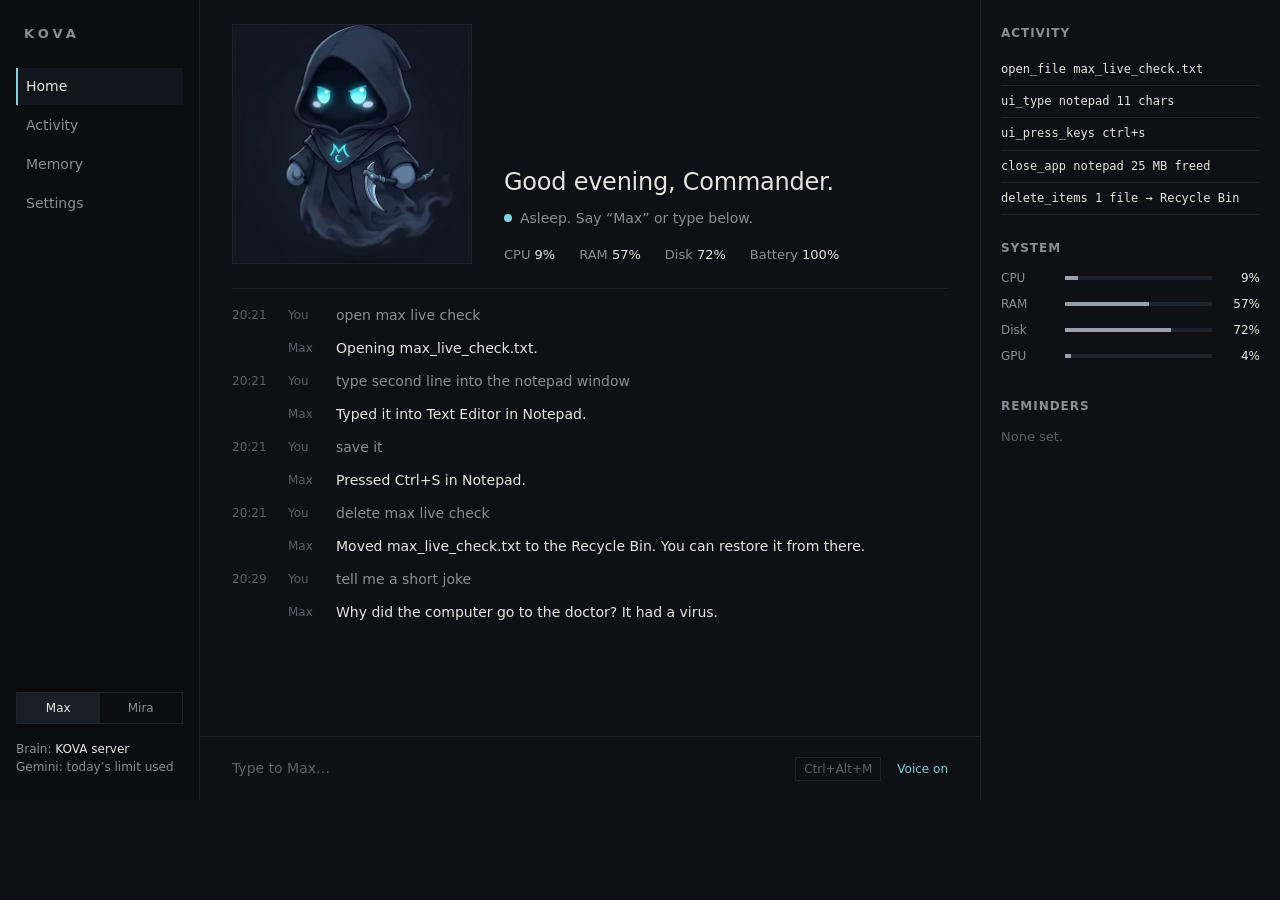
<file: design/mockup_v1/index.html>
<!doctype html>
<html lang="en">
<head>
<meta charset="utf-8">
<title>KOVA mockup v1</title>
<style>
  /* Mockup only: static, real lines from the 7 Nov live test. No glow, no gradients, no shadows. */
  :root {
    --bg: #0e1015;          /* page */
    --rail: #0b0d11;        /* left rail */
    --stage: #131722;       /* the Reaper video's own background, so the clip has no edge */
    --line: #1f232c;        /* 1px borders */
    --text: #e6e4df;        /* warm off-white, not pure white */
    --muted: #8a8d95;
    --faint: #5b5f69;
    --accent: #7fd3df;      /* the Reaper's eye colour, used in three places only */
    --warn: #e0a458;
  }
  * { box-sizing: border-box; margin: 0; padding: 0; }
  body {
    background: var(--bg); color: var(--text);
    font: 14px/1.5 "Segoe UI Variable Text", "Segoe UI", system-ui, sans-serif;
    width: 1280px; height: 800px; overflow: hidden;
    display: grid; grid-template-columns: 200px 1fr 300px; grid-template-rows: 1fr 64px;
  }

  /* left rail */
  .rail { grid-column: 1; grid-row: 1 / 3; background: var(--rail); border-right: 1px solid var(--line);
          padding: 24px 16px; display: flex; flex-direction: column; gap: 24px; }
  .mark { font-size: 13px; letter-spacing: .32em; font-weight: 600; color: var(--muted); padding-left: 8px; }
  .nav { list-style: none; display: flex; flex-direction: column; gap: 2px; }
  .nav li { padding: 8px; border-left: 2px solid transparent; color: var(--muted); }
  .nav li.on { border-left-color: var(--accent); color: var(--text); background: #12151b; }
  .rail .foot { margin-top: auto; display: flex; flex-direction: column; gap: 16px; font-size: 12px; color: var(--muted); }
  .persona { display: grid; grid-template-columns: 1fr 1fr; border: 1px solid var(--line); }
  .persona span { text-align: center; padding: 6px 0; }
  .persona .on { background: #1a1e27; color: var(--text); }
  .brain b { color: var(--text); font-weight: 500; }

  /* centre */
  main { grid-column: 2; grid-row: 1; padding: 24px 32px 0; display: flex; flex-direction: column; gap: 24px; min-height: 0; }
  .top { display: grid; grid-template-columns: 240px 1fr; gap: 32px; align-items: end; }
  .stage { width: 240px; height: 240px; background: var(--stage); border: 1px solid var(--line); overflow: hidden; }
  .stage video, .stage img { width: 100%; height: 100%; object-fit: cover; display: block; }
  .hello h1 { font-size: 24px; font-weight: 500; letter-spacing: -.01em; }
  .state { margin-top: 8px; color: var(--muted); display: flex; align-items: center; gap: 8px; }
  .dot { width: 8px; height: 8px; border-radius: 50%; background: var(--accent); }
  .facts { margin-top: 16px; display: flex; gap: 24px; font-size: 13px; color: var(--muted); }
  .facts b { color: var(--text); font-weight: 500; font-variant-numeric: tabular-nums; }

  .log { flex: 1; min-height: 0; border-top: 1px solid var(--line); padding-top: 16px; overflow: hidden;
         display: flex; flex-direction: column; gap: 12px; }
  .row { display: grid; grid-template-columns: 48px 40px 1fr; gap: 8px; }
  .row time { color: var(--faint); font-size: 12px; font-variant-numeric: tabular-nums; padding-top: 1px; }
  .row .who { color: var(--faint); font-size: 12px; padding-top: 1px; }
  .row.max .text { color: var(--text); }
  .row.you .text { color: var(--muted); }
  .row .fail { color: var(--warn); }

  /* right column */
  aside { grid-column: 3; grid-row: 1 / 3; border-left: 1px solid var(--line); padding: 24px 20px; display: flex; flex-direction: column; gap: 24px; }
  aside h2 { font-size: 12px; font-weight: 600; color: var(--muted); letter-spacing: .08em; text-transform: uppercase; margin-bottom: 12px; }
  .act { list-style: none; font: 12px/1.6 "Cascadia Mono", Consolas, monospace; color: var(--muted); }
  .act li { padding: 6px 0; border-bottom: 1px solid var(--line); }
  .act .ok { color: var(--text); }
  .meter { display: grid; grid-template-columns: 56px 1fr 40px; gap: 8px; align-items: center; font-size: 12px; color: var(--muted); margin-bottom: 8px; }
  .bar { height: 4px; background: var(--line); }
  .bar i { display: block; height: 100%; background: #9aa0aa; }
  .meter b { text-align: right; color: var(--text); font-weight: 500; font-variant-numeric: tabular-nums; }

  /* input */
  .ask { grid-column: 2; grid-row: 2; border-top: 1px solid var(--line); display: flex; align-items: center; gap: 16px; padding: 0 32px; }
  .ask .field { flex: 1; color: var(--faint); }
  .ask .key { font-size: 12px; color: var(--faint); border: 1px solid var(--line); padding: 2px 8px; }
  .ask .voice { font-size: 12px; color: var(--accent); }
</style>
</head>
<body>
  <nav class="rail">
    <div class="mark">KOVA</div>
    <ul class="nav">
      <li class="on">Home</li><li>Activity</li><li>Memory</li><li>Settings</li>
    </ul>
    <div class="foot">
      <div class="persona"><span class="on">Max</span><span>Mira</span></div>
      <div class="brain">Brain: <b>KOVA server</b><br>Gemini: today’s limit used</div>
    </div>
  </nav>

  <main>
    <section class="top">
      <div class="stage"><video src="reaper_idle.mp4" poster="reaper_poster.jpg" autoplay loop muted playsinline></video></div>
      <div class="hello">
        <h1>Good evening, Commander.</h1>
        <div class="state"><span class="dot"></span>Asleep. Say “Max” or type below.</div>
        <div class="facts"><span>CPU <b>9%</b></span><span>RAM <b>57%</b></span><span>Disk <b>72%</b></span><span>Battery <b>100%</b></span></div>
      </div>
    </section>

    <section class="log">
      <div class="row you"><time>20:21</time><span class="who">You</span><span class="text">open max live check</span></div>
      <div class="row max"><time></time><span class="who">Max</span><span class="text">Opening max_live_check.txt.</span></div>
      <div class="row you"><time>20:21</time><span class="who">You</span><span class="text">type second line into the notepad window</span></div>
      <div class="row max"><time></time><span class="who">Max</span><span class="text">Typed it into Text Editor in Notepad.</span></div>
      <div class="row you"><time>20:21</time><span class="who">You</span><span class="text">save it</span></div>
      <div class="row max"><time></time><span class="who">Max</span><span class="text">Pressed Ctrl+S in Notepad.</span></div>
      <div class="row you"><time>20:21</time><span class="who">You</span><span class="text">delete max live check</span></div>
      <div class="row max"><time></time><span class="who">Max</span><span class="text">Moved max_live_check.txt to the Recycle Bin. You can restore it from there.</span></div>
      <div class="row you"><time>20:29</time><span class="who">You</span><span class="text">tell me a short joke</span></div>
      <div class="row max"><time></time><span class="who">Max</span><span class="text">Why did the computer go to the doctor? It had a virus.</span></div>
    </section>
  </main>

  <aside>
    <div>
      <h2>Activity</h2>
      <ul class="act">
        <li class="ok">open_file  max_live_check.txt</li>
        <li class="ok">ui_type  notepad  11 chars</li>
        <li class="ok">ui_press_keys  ctrl+s</li>
        <li class="ok">close_app  notepad  25 MB freed</li>
        <li class="ok">delete_items  1 file → Recycle Bin</li>
      </ul>
    </div>
    <div>
      <h2>System</h2>
      <div class="meter"><span>CPU</span><span class="bar"><i style="width:9%"></i></span><b>9%</b></div>
      <div class="meter"><span>RAM</span><span class="bar"><i style="width:57%"></i></span><b>57%</b></div>
      <div class="meter"><span>Disk</span><span class="bar"><i style="width:72%"></i></span><b>72%</b></div>
      <div class="meter"><span>GPU</span><span class="bar"><i style="width:4%"></i></span><b>4%</b></div>
    </div>
    <div>
      <h2>Reminders</h2>
      <p style="color:var(--faint);font-size:13px">None set.</p>
    </div>
  </aside>

  <div class="ask">
    <span class="field">Type to Max…</span>
    <span class="key">Ctrl+Alt+M</span>
    <span class="voice">Voice on</span>
  </div>
</body>
</html>
</file>
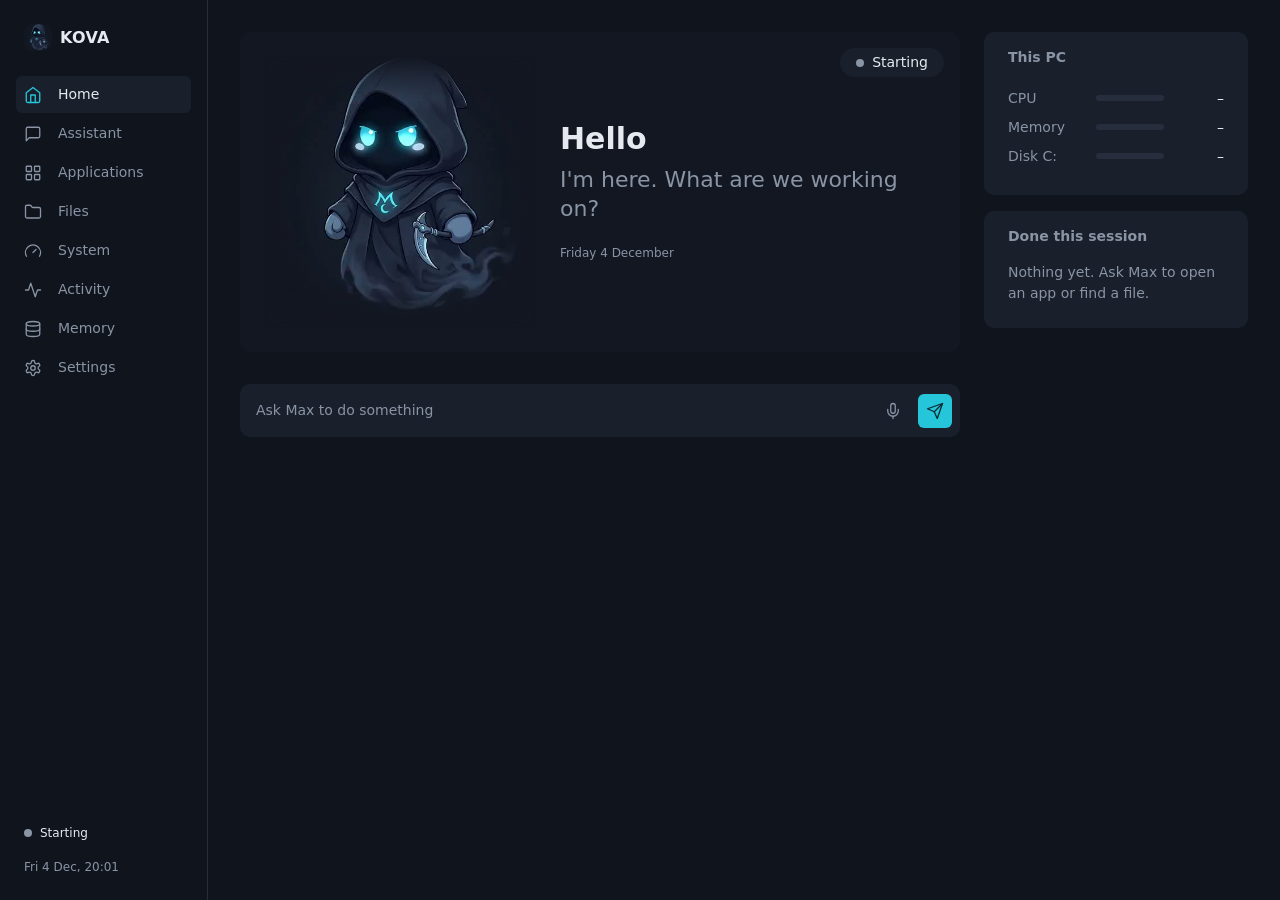
<file: ui/web/index.html>
<!DOCTYPE html>
<html lang="en">
<head>
<meta charset="utf-8">
<meta name="viewport" content="width=device-width, initial-scale=1">
<title>KOVA</title>
<link rel="icon" href="assets/reaper_icon.png">
<link rel="stylesheet" href="style.css">
<script defer src="app.js"></script>
</head>
<body>

<!-- Lucide icons (ISC licence), stored here so nothing loads from the network -->
<svg width="0" height="0" style="position:absolute" aria-hidden="true">
  <defs>
    <symbol id="i-home" viewBox="0 0 24 24"><path d="m3 9 9-7 9 7v11a2 2 0 0 1-2 2H5a2 2 0 0 1-2-2z"/><polyline points="9 22 9 12 15 12 15 22"/></symbol>
    <symbol id="i-message" viewBox="0 0 24 24"><path d="M21 15a2 2 0 0 1-2 2H7l-4 4V5a2 2 0 0 1 2-2h14a2 2 0 0 1 2 2z"/></symbol>
    <symbol id="i-grid" viewBox="0 0 24 24"><rect x="3" y="3" width="7" height="7" rx="1"/><rect x="14" y="3" width="7" height="7" rx="1"/><rect x="14" y="14" width="7" height="7" rx="1"/><rect x="3" y="14" width="7" height="7" rx="1"/></symbol>
    <symbol id="i-folder" viewBox="0 0 24 24"><path d="M20 20a2 2 0 0 0 2-2V8a2 2 0 0 0-2-2h-7.9a2 2 0 0 1-1.69-.9L9.6 3.9A2 2 0 0 0 7.93 3H4a2 2 0 0 0-2 2v13a2 2 0 0 0 2 2Z"/></symbol>
    <symbol id="i-gauge" viewBox="0 0 24 24"><path d="m12 14 4-4"/><path d="M3.34 19a10 10 0 1 1 17.32 0"/></symbol>
    <symbol id="i-activity" viewBox="0 0 24 24"><polyline points="22 12 18 12 15 21 9 3 6 12 2 12"/></symbol>
    <symbol id="i-database" viewBox="0 0 24 24"><ellipse cx="12" cy="5" rx="9" ry="3"/><path d="M3 5v14a9 3 0 0 0 18 0V5"/><path d="M3 12a9 3 0 0 0 18 0"/></symbol>
    <symbol id="i-settings" viewBox="0 0 24 24"><path d="M12.22 2h-.44a2 2 0 0 0-2 2v.18a2 2 0 0 1-1 1.73l-.43.25a2 2 0 0 1-2 0l-.15-.08a2 2 0 0 0-2.73.73l-.22.38a2 2 0 0 0 .73 2.73l.15.1a2 2 0 0 1 1 1.72v.51a2 2 0 0 1-1 1.74l-.15.09a2 2 0 0 0-.73 2.73l.22.38a2 2 0 0 0 2.73.73l.15-.08a2 2 0 0 1 2 0l.43.25a2 2 0 0 1 1 1.73V20a2 2 0 0 0 2 2h.44a2 2 0 0 0 2-2v-.18a2 2 0 0 1 1-1.73l.43-.25a2 2 0 0 1 2 0l.15.08a2 2 0 0 0 2.73-.73l.22-.39a2 2 0 0 0-.73-2.73l-.15-.08a2 2 0 0 1-1-1.74v-.5a2 2 0 0 1 1-1.74l.15-.09a2 2 0 0 0 .73-2.73l-.22-.38a2 2 0 0 0-2.73-.73l-.15.08a2 2 0 0 1-2 0l-.43-.25a2 2 0 0 1-1-1.73V4a2 2 0 0 0-2-2z"/><circle cx="12" cy="12" r="3"/></symbol>
    <symbol id="i-mic" viewBox="0 0 24 24"><path d="M12 2a3 3 0 0 0-3 3v7a3 3 0 0 0 6 0V5a3 3 0 0 0-3-3Z"/><path d="M19 10v2a7 7 0 0 1-14 0v-2"/><line x1="12" x2="12" y1="19" y2="22"/></symbol>
    <symbol id="i-send" viewBox="0 0 24 24"><path d="m22 2-7 20-4-9-9-4Z"/><path d="M22 2 11 13"/></symbol>
    <symbol id="i-refresh" viewBox="0 0 24 24"><path d="M21 12a9 9 0 1 1-9-9c2.52 0 4.93 1 6.74 2.74L21 8"/><path d="M21 3v5h-5"/></symbol>
    <symbol id="i-x" viewBox="0 0 24 24"><path d="M18 6 6 18"/><path d="m6 6 12 12"/></symbol>
  </defs>
</svg>

<div class="app">

  <nav class="rail" id="sidebar" aria-label="KOVA">
    <div class="brand">
      <img class="brand-mark" src="assets/reaper_icon.png" alt="" width="28" height="28">
      <span class="brand-name">KOVA</span>
    </div>

    <div class="nav" id="nav">
      <button class="nav-item is-active" data-page="home" type="button"><svg class="icon"><use href="#i-home"/></svg><span>Home</span></button>
      <button class="nav-item" data-page="assistant" type="button"><svg class="icon"><use href="#i-message"/></svg><span>Assistant</span></button>
      <button class="nav-item" data-page="apps" type="button"><svg class="icon"><use href="#i-grid"/></svg><span>Applications</span></button>
      <button class="nav-item" data-page="files" type="button"><svg class="icon"><use href="#i-folder"/></svg><span>Files</span></button>
      <button class="nav-item" data-page="system" type="button"><svg class="icon"><use href="#i-gauge"/></svg><span>System</span></button>
      <button class="nav-item" data-page="activity" type="button"><svg class="icon"><use href="#i-activity"/></svg><span>Activity</span></button>
      <button class="nav-item" data-page="memory" type="button"><svg class="icon"><use href="#i-database"/></svg><span>Memory</span></button>
      <button class="nav-item" data-page="settings" type="button"><svg class="icon"><use href="#i-settings"/></svg><span>Settings</span></button>
    </div>

    <div class="rail-foot">
      <div class="status" id="status"><span class="status-dot" id="status-dot"></span><span class="status-text" id="status-text">Starting</span></div>
      <div class="brain" id="brain"></div>
      <div class="clock" id="clock"></div>
    </div>
  </nav>

  <main class="pages">

    <!-- Home: who is here and what is happening now -->
    <section class="page is-active" id="page-home" aria-labelledby="greeting">
      <div class="home-layout">
        <div class="home-main">
          <div class="home-stage">
            <p class="home-state" id="home-state">Starting</p>
            <figure class="companion" id="companion" data-state="idle">
              <video id="companion-video" src="assets/reaper_idle.mp4" poster="assets/reaper_poster.jpg"
                     muted loop playsinline preload="metadata"></video>
              <span class="level" aria-hidden="true"><i></i><i></i><i></i></span>
            </figure>
            <div class="home-words">
              <h1 class="greeting" id="greeting">Hello</h1>
              <p class="home-line" id="home-line">I'm here. What are we working on?</p>
              <p class="home-date" id="home-date"></p>
            </div>
          </div>

          <div class="quick" id="quick"></div>

          <div class="askbar home-ask">
            <input id="home-input" class="ask-input" type="text" autocomplete="off" spellcheck="false" placeholder="Ask Max to do something">
            <button id="home-mic" class="icon-btn" type="button" title="Listen once (Ctrl+Alt+M)" aria-label="Listen once"><svg class="icon"><use href="#i-mic"/></svg></button>
            <button id="home-send" class="icon-btn is-primary" type="button" title="Send" aria-label="Send"><svg class="icon"><use href="#i-send"/></svg></button>
          </div>
        </div>

        <aside class="home-side">
          <section class="panel" aria-labelledby="home-sys-title">
            <h2 class="panel-title" id="home-sys-title">This PC</h2>
            <div class="meter"><span class="meter-name">CPU</span><span class="meter-bar"><i id="meter-cpu"></i></span><span class="meter-value" id="meter-cpu-value">–</span></div>
            <div class="meter"><span class="meter-name">Memory</span><span class="meter-bar"><i id="meter-ram"></i></span><span class="meter-value" id="meter-ram-value">–</span></div>
            <div class="meter"><span class="meter-name">Disk C:</span><span class="meter-bar"><i id="meter-disk"></i></span><span class="meter-value" id="meter-disk-value">–</span></div>
          </section>
          <section class="panel" aria-labelledby="home-recent-title">
            <h2 class="panel-title" id="home-recent-title">Done this session</h2>
            <ol class="recent" id="recent"><li class="empty">Nothing yet. Ask Max to open an app or find a file.</li></ol>
          </section>
        </aside>
      </div>
    </section>

    <!-- Assistant: the conversation -->
    <section class="page" id="page-assistant" aria-labelledby="assistant-title">
      <header class="page-head"><h1 class="page-title" id="assistant-title">Assistant</h1><span class="page-note" id="assistant-note"></span></header>
      <div class="chat" id="chat-log" aria-live="polite"><p class="empty" id="chat-empty">Your recent conversation stays on this PC. Type below, or say the wake word.</p></div>
      <div class="askbar">
        <input id="ask-input" class="ask-input" type="text" autocomplete="off" spellcheck="false" placeholder="Message Max">
        <button id="ask-mic" class="icon-btn" type="button" title="Listen once (Ctrl+Alt+M)" aria-label="Listen once"><svg class="icon"><use href="#i-mic"/></svg></button>
        <button id="ask-send" class="icon-btn is-primary" type="button" title="Send" aria-label="Send"><svg class="icon"><use href="#i-send"/></svg></button>
      </div>
    </section>

    <section class="page" id="page-apps" aria-labelledby="apps-title">
      <header class="page-head"><h1 class="page-title" id="apps-title">Applications</h1><button id="apps-refresh" class="icon-btn" type="button" title="Refresh" aria-label="Refresh"><svg class="icon"><use href="#i-refresh"/></svg></button></header>
      <div class="screen-tools"><input id="apps-search" class="settings-input" type="search" autocomplete="off" placeholder="Search installed apps"><span id="apps-count" class="page-note"></span></div>
      <p id="apps-status" class="screen-status" role="status"></p>
      <div class="data-list" id="apps-list"></div>
    </section>
    <section class="page" id="page-files" aria-labelledby="files-title">
      <header class="page-head"><h1 class="page-title" id="files-title">Files</h1><button id="files-refresh" class="icon-btn" type="button" title="Refresh" aria-label="Refresh"><svg class="icon"><use href="#i-refresh"/></svg></button></header>
      <div class="screen-tools"><select id="files-folder" class="settings-input" aria-label="Choose a folder"></select><button id="files-up" class="dialog-btn" type="button" disabled>Up</button><input id="files-search" class="settings-input" type="search" autocomplete="off" placeholder="Search inside this folder"><button id="files-search-button" class="dialog-btn" type="button">Search</button></div>
      <p id="files-location" class="data-meta"></p>
      <p id="files-status" class="screen-status" role="status"></p>
      <div class="data-list" id="files-list"></div>
    </section>
    <section class="page" id="page-system" aria-labelledby="system-title">
      <header class="page-head"><h1 class="page-title" id="system-title">System</h1><span class="page-note" id="system-updated"></span></header>
      <div id="system-status" class="system-grid"></div>
      <section class="panel process-panel"><h2 class="panel-title">Top memory use</h2><div id="system-processes" class="data-list"></div></section>
    </section>

    <section class="page" id="page-activity" aria-labelledby="activity-title">
      <header class="page-head"><h1 class="page-title" id="activity-title">Activity</h1><button id="activity-refresh" class="icon-btn" type="button" title="Refresh" aria-label="Refresh"><svg class="icon"><use href="#i-refresh"/></svg></button></header>
      <p class="page-note">Recent actions from KOVA's local log.</p>
      <p id="activity-status" class="screen-status" role="status"></p>
      <div class="data-list" id="activity-list" aria-live="polite"></div>
    </section>

    <section class="page" id="page-memory" aria-labelledby="memory-title">
      <header class="page-head">
        <h1 class="page-title" id="memory-title">Memory</h1>
        <button id="memory-refresh" class="icon-btn" type="button" title="Refresh" aria-label="Refresh"><svg class="icon"><use href="#i-refresh"/></svg></button>
      </header>
      <p class="page-note memory-explain">Facts you told Max to remember, kept on this PC only. Forgetting one asks first.</p>
      <div class="memory-list" id="memory-list"></div>
    </section>

    <section class="page" id="page-settings" aria-labelledby="settings-title">
      <header class="page-head"><h1 class="page-title" id="settings-title">Settings</h1></header>
      <div class="settings-form" id="settings-form"></div>
      <p class="settings-status" id="settings-status" role="status"></p>
    </section>

  </main>
</div>

<div id="screen-result" class="screen-result" role="status" aria-live="polite"></div>

<!-- the first start without a Gemini key: shown once -->
<div class="overlay" id="welcome" hidden>
  <div class="dialog welcome" role="dialog" aria-modal="true" aria-labelledby="welcome-title">
    <img class="welcome-mark" src="assets/reaper_icon.png" alt="" width="56" height="56">
    <h2 class="welcome-title" id="welcome-title">Welcome to KOVA</h2>
    <p class="page-note">Your assistant on this PC. Opening apps, files, windows, reminders and system checks work right away, without any account.</p>
    <div class="welcome-row"><span>Who do you want to talk to?</span><span id="welcome-persona"></span></div>
    <label class="welcome-label" for="welcome-key">Gemini API key, for questions and longer tasks (optional)</label>
    <input id="welcome-key" class="settings-input welcome-key" type="password" autocomplete="off" placeholder="Paste key, or skip">
    <p class="page-note">Free from aistudio.google.com. It stays in config.json on this PC and is never shown again. You can add it later in Settings.</p>
    <p class="welcome-note" id="welcome-note" role="status"></p>
    <div class="dialog-actions">
      <button class="dialog-btn" id="welcome-skip" type="button">Skip for now</button>
      <button class="dialog-btn is-accent" id="welcome-start" type="button">Start</button>
    </div>
  </div>
</div>

<!-- the approval sheet: one at a time, one token at a time -->
<div class="overlay" id="overlay" hidden>
  <div class="dialog" role="dialog" aria-modal="true" aria-labelledby="dialog-question">
    <div class="dialog-head">
      <span class="dialog-kind" id="dialog-kind">Approval</span>
      <button class="icon-btn" id="dialog-x" type="button" title="Close" aria-label="Close"><svg class="icon"><use href="#i-x"/></svg></button>
    </div>
    <p class="dialog-question" id="dialog-question"></p>
    <input id="dialog-input" class="ask-input dialog-input" type="text" autocomplete="off" hidden>
    <div class="dialog-actions" id="dialog-actions"></div>
  </div>
</div>
</body>
</html>
</file>
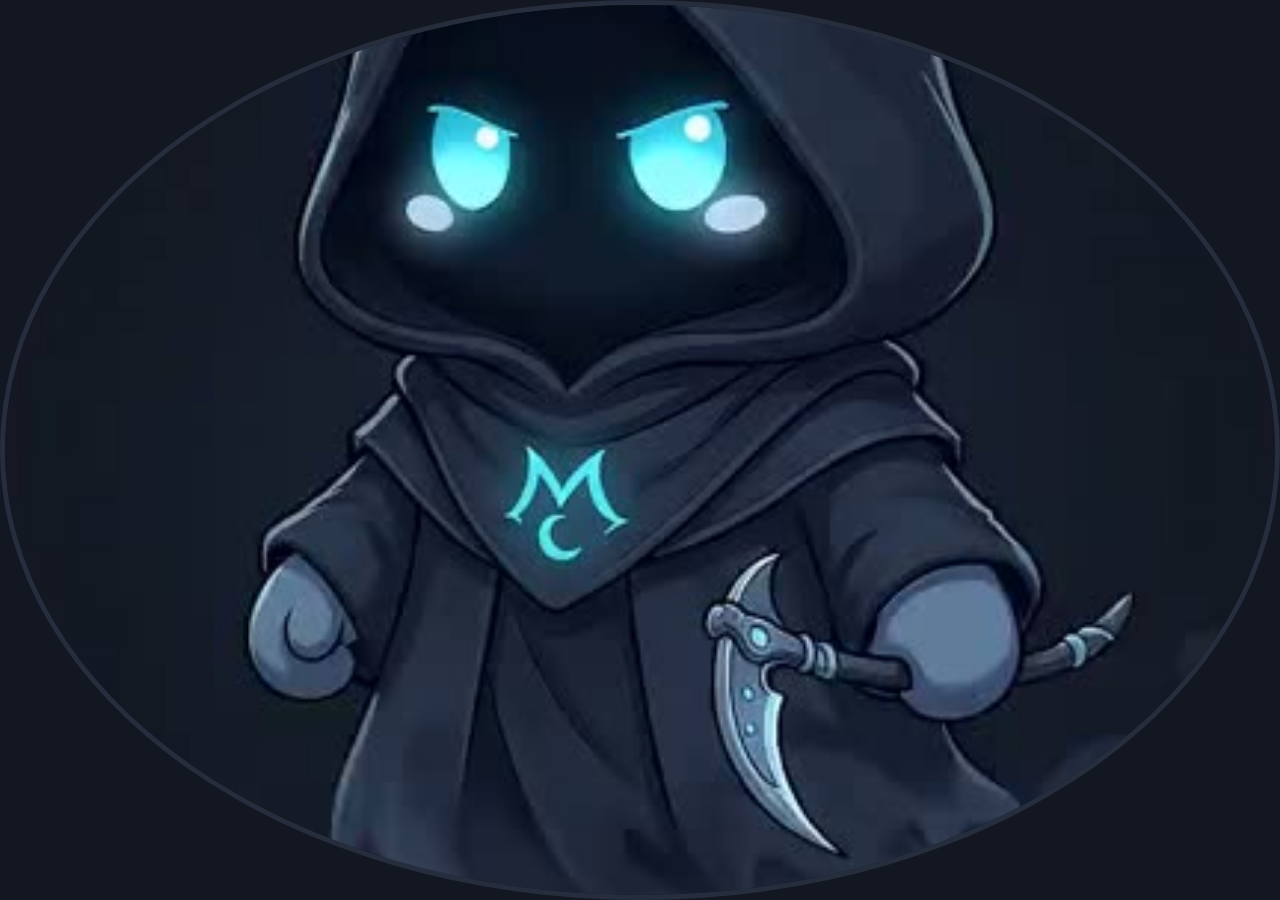
<file: ui/web/pet.html>
<!DOCTYPE html>
<html lang="en">
<head>
<meta charset="utf-8">
<title>KOVA companion</title>
<style>
  :root { --stage: #131722; --accent: #26c6da; --warning: #e8b45b; --danger: #ed6472; --idle: #262e3d; }
  html, body { height: 100%; margin: 0; overflow: hidden; background: var(--stage); user-select: none; cursor: default; }
  .disc { box-sizing: border-box; width: 100%; height: 100%; border-radius: 50%; border: 5px solid var(--idle);
          overflow: hidden; position: relative; transition: border-color .2s ease; }
  .disc video { width: 100%; height: 100%; object-fit: cover; display: block; transform: scale(1.12); pointer-events: none; }
  .disc.is-listening, .disc.is-speaking { border-color: var(--accent); }
  .disc.is-thinking, .disc.is-working, .disc.is-approval { border-color: var(--warning); }
  .disc.is-error { border-color: var(--danger); }
  .disc.is-asleep video, .disc.is-muted video { opacity: .55; }
  /* the app's moments, never invented: listening breathes, thinking slows, a done job pops */
  .disc.is-listening { animation: breathe 1.6s ease-in-out infinite; }
  .disc.is-thinking video { animation: sway 2.4s ease-in-out infinite; }
  .disc.is-working video { animation: sway 1.2s ease-in-out infinite; }
  .disc.pop video { transform: scale(1.2); transition: transform .25s ease; }
  .disc.oops { border-color: var(--danger); }
  @keyframes breathe { 0%, 100% { border-color: var(--accent); } 50% { border-color: #1b7f8c; } }
  @keyframes sway { 0%, 100% { transform: scale(1.12) rotate(-3deg); } 50% { transform: scale(1.12) rotate(3deg); } }
  .level { position: absolute; left: 0; right: 0; bottom: 18px; height: 14px; display: none; justify-content: center; align-items: flex-end; gap: 4px; }
  .disc.is-speaking .level { display: flex; }
  .level i { width: 4px; height: 100%; background: var(--accent); border-radius: 2px; transform-origin: bottom; animation: level .9s ease infinite alternate; }
  .level i:nth-child(2) { animation-duration: .65s; }
  .level i:nth-child(3) { animation-duration: 1.1s; }
  @keyframes level { from { transform: scaleY(.25); } to { transform: scaleY(1); } }
  @media (prefers-reduced-motion: reduce) { .level i, .disc, .disc video { animation: none !important; } }
</style>
</head>
<body>
<div class="disc is-idle" id="disc" title="Double-click to open KOVA">
  <video id="v" src="assets/reaper_idle.mp4" poster="assets/reaper_poster.jpg" muted loop playsinline autoplay></video>
  <span class="level" aria-hidden="true"><i></i><i></i><i></i></span>
</div>
<script>
  const disc = document.getElementById("disc");
  const video = document.getElementById("v");
  let flash = null;
  window.kovaPill = function (event) {
    if (event.t === "done") {
      // a finished job: a quick pop when it worked, a red ring when it didn't
      const mark = event.success ? "pop" : "oops";
      disc.classList.add(mark);
      clearTimeout(flash);
      flash = setTimeout(function () { disc.classList.remove("pop", "oops"); }, event.success ? 600 : 2000);
      return;
    }
    if (event.t !== "state") { return; }
    disc.classList.remove("is-idle", "is-listening", "is-speaking", "is-thinking", "is-working",
                          "is-approval", "is-error", "is-asleep", "is-muted");
    disc.classList.add("is-" + (event.tone || "idle"));
    const still = event.state === "asleep" || event.state === "muted" || event.state === "error";
    if (still) { video.pause(); }
    else { video.playbackRate = event.state === "thinking" ? 0.6 : 1; const p = video.play(); if (p && p.catch) { p.catch(function () {}); } }
  };
  document.addEventListener("visibilitychange", function () {
    if (document.hidden) { video.pause(); } else if (!disc.classList.contains("is-asleep")) { video.play().catch(function () {}); }
  });
  disc.addEventListener("dblclick", function () {
    if (window.pywebview && pywebview.api) { pywebview.api.expand(); }
  });
</script>
</body>
</html>
</file>
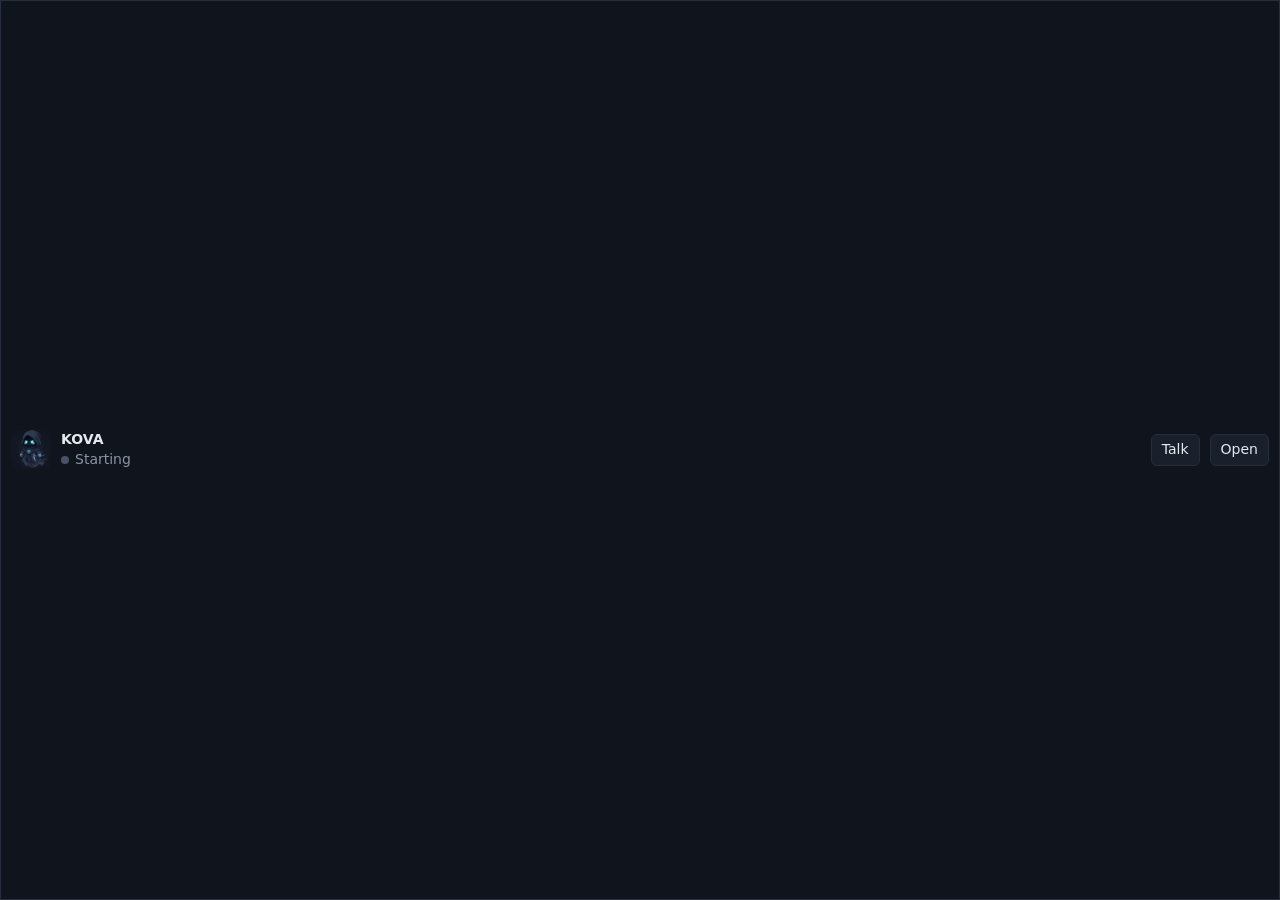
<file: ui/web/pill.html>
<!DOCTYPE html>
<html lang="en">
<head>
<meta charset="utf-8">
<title>KOVA</title>
<style>
  :root { --bg: #10141d; --surface: #191f2b; --line: #262e3d; --accent: #26c6da; --text: #e6eaf0; --text-2: #8994a5;
          --warning: #e8b45b; --danger: #ed6472; --font: "Segoe UI Variable Text", "Segoe UI", system-ui, sans-serif; }
  html, body { height: 100%; margin: 0; overflow: hidden; }
  body { background: var(--bg); color: var(--text); font: 14px/1.4 var(--font); }
  .pill { box-sizing: border-box; height: 100%; display: flex; align-items: center; gap: 10px; padding: 0 10px;
          border: 1px solid var(--line); }
  .mark { width: 40px; height: 40px; border-radius: 8px; background: #131722; flex: none; }
  .words { min-width: 0; flex: 1; }
  .name { font-weight: 600; }
  .state { color: var(--text-2); white-space: nowrap; overflow: hidden; text-overflow: ellipsis; display: flex; align-items: center; gap: 6px; }
  .state::before { content: ""; width: 8px; height: 8px; border-radius: 50%; background: #4a5366; flex: none; }
  .state.is-listening::before, .state.is-speaking::before { background: var(--accent); }
  .state.is-thinking::before, .state.is-working::before, .state.is-approval::before { background: var(--warning); }
  .state.is-error::before { background: var(--danger); }
  button { font: inherit; color: var(--text); background: var(--surface); border: 1px solid var(--line); border-radius: 6px;
           height: 32px; padding: 0 10px; cursor: pointer; }
  button:hover { border-color: var(--accent); }
  button:focus-visible { outline: 2px solid var(--accent); outline-offset: 2px; }
</style>
</head>
<body>
<div class="pill">
  <img class="mark" src="assets/reaper_icon.png" alt="" width="40" height="40">
  <div class="words"><div class="name" id="name">KOVA</div><div class="state" id="state">Starting</div></div>
  <button id="talk" type="button" title="Listen once">Talk</button>
  <button id="open" type="button" title="Open the dashboard">Open</button>
</div>
<script>
  window.kovaPill = function (event) {
    if (event.t === "state") {
      const state = document.getElementById("state");
      state.textContent = event.text;
      state.className = "state is-" + (event.tone || "idle");
    } else if (event.t === "boot") {
      document.getElementById("name").textContent = event.assistant;
    }
  };
  window.addEventListener("pywebviewready", function () {
    document.getElementById("talk").addEventListener("click", function () { pywebview.api.talk(); });
    document.getElementById("open").addEventListener("click", function () { pywebview.api.expand(); });
  });
</script>
</body>
</html>
</file>
<file: ui/web/style.css>
/* KOVA window. Tokens from prompt.txt; Segoe UI Variable because KOVA is a Windows
   program and should read like one. No glow, gradients, blur or drop shadows:
   depth comes from the two surface tones and 1px lines. */

:root {
  --bg: #10141d;
  --surface: #191f2b;
  --surface-2: #202737;     /* hover, selected row */
  --line: #262e3d;
  --accent: #26c6da;
  --text: #e6eaf0;
  --text-2: #8994a5;
  --success: #36c98f;
  --warning: #e8b45b;
  --danger: #ed6472;
  --stage: #131722;         /* the Reaper clip's own background: the clip has no visible edge */

  --text-s: 12px;
  --text-m: 14px;
  --text-l: 16px;
  --text-xl: 22px;

  --s1: 4px;
  --s2: 8px;
  --s3: 16px;
  --s4: 24px;
  --s5: 32px;

  --r-control: 6px;         /* buttons and fields */
  --r-frame: 10px;          /* the companion frame, panels and the approval sheet */

  --font: "Segoe UI Variable Text", "Segoe UI", system-ui, sans-serif;
  --font-display: "Segoe UI Variable Display", "Segoe UI", system-ui, sans-serif;
  --mono: "Cascadia Code", Consolas, monospace;
  --ease: cubic-bezier(.2, .7, .2, 1);
}

* { box-sizing: border-box; }
* { scrollbar-color: var(--surface-2) var(--bg); scrollbar-width: thin; }
*::-webkit-scrollbar { width: 10px; height: 10px; }
*::-webkit-scrollbar-track { background: var(--bg); }
*::-webkit-scrollbar-thumb { background: var(--surface-2); border: 2px solid var(--bg); border-radius: var(--r-control); }
*::-webkit-scrollbar-thumb:hover { background: var(--line); }
html, body { height: 100%; margin: 0; }
body {
  background: var(--bg);
  color: var(--text);
  font: var(--text-m)/1.5 var(--font);
  -webkit-font-smoothing: antialiased;
  overflow: hidden;
}
button, input { font: inherit; color: inherit; }
button { cursor: pointer; }
:focus { outline: none; }
:focus-visible { outline: 2px solid var(--accent); outline-offset: 2px; }
button, input, select { -webkit-tap-highlight-color: transparent; }
select { color: var(--text); color-scheme: dark; }
select option { background: var(--surface); color: var(--text); }
input:focus-visible, .ask-input:focus-visible { outline: none; }
.icon { width: 18px; height: 18px; fill: none; stroke: currentColor; stroke-width: 1.75;
        stroke-linecap: round; stroke-linejoin: round; flex: none; }
.empty { color: var(--text-2); margin: 0; }

.app { display: grid; grid-template-columns: 208px 1fr; height: 100vh; }

/* ---------- rail ---------- */
.rail {
  display: flex; flex-direction: column; gap: var(--s4);
  padding: var(--s4) var(--s3);
  background: var(--bg);
  border-right: 1px solid var(--line);
  min-height: 0;
}
.brand { display: flex; align-items: center; gap: var(--s2); padding: 0 var(--s2); }
.brand-mark { border-radius: var(--r-control); }
.brand-name { font: 600 var(--text-l)/1 var(--font-display); letter-spacing: .02em; }

.nav { display: flex; flex-direction: column; gap: 2px; }
.nav-item {
  display: flex; align-items: center; gap: var(--s3);
  padding: var(--s2); border: 0; border-radius: var(--r-control);
  background: transparent; color: var(--text-2); text-align: left;
  transition: background-color .15s var(--ease), color .15s var(--ease);
}
.nav-item:hover { background: var(--surface); color: var(--text); }
.nav-item.is-active { background: var(--surface); color: var(--text); }
.nav-item.is-active .icon { color: var(--accent); }

.rail-foot { margin-top: auto; display: flex; flex-direction: column; gap: var(--s2);
             padding: 0 var(--s2); font-size: var(--text-s); color: var(--text-2); }
.status { display: flex; align-items: center; gap: var(--s2); color: var(--text); min-width: 0; }
.status-text { white-space: nowrap; overflow: hidden; text-overflow: ellipsis; }
.status-dot { width: 8px; height: 8px; border-radius: 50%; background: var(--text-2); flex: none; }
.status-dot.is-listening, .status-dot.is-speaking { background: var(--accent); }
.status-dot.is-thinking, .status-dot.is-working, .status-dot.is-approval { background: var(--warning); }
.status-dot.is-error { background: var(--danger); }
.status-dot.is-asleep, .status-dot.is-muted { background: #4a5366; }

/* ---------- pages ---------- */
.pages { min-height: 0; overflow: hidden; }
.page { display: none; height: 100%; overflow-y: auto; padding: var(--s5) var(--s5) var(--s4); }
.page.is-active { display: flex; flex-direction: column; gap: var(--s4); animation: enter .18s var(--ease); }
#page-files.page.is-active, #page-activity.page.is-active { gap: var(--s2); }
@keyframes enter { from { opacity: 0; transform: translateY(4px); } to { opacity: 1; transform: none; } }

.page-head { display: flex; align-items: baseline; justify-content: space-between; gap: var(--s3); }
.page-title { margin: 0; font: 600 var(--text-xl)/1.2 var(--font-display); }
.page-note { color: var(--text-2); font-size: var(--text-m); margin: 0; }
.planned { max-width: 56ch; display: flex; flex-direction: column; gap: var(--s2); }
.planned p:first-child { margin: 0; font-size: var(--text-l); }
.screen-tools { display: flex; flex-wrap: wrap; align-items: center; gap: var(--s2); }
.screen-tools .settings-input { width: min(320px, 42vw); }
.screen-status { color: var(--text-2); margin: 0; }
.screen-status:empty, #files-location:empty { display: none; }
#files-location { margin: 0; }
.data-meta { color: var(--text-2); font-size: var(--text-s); }
.data-list { display: flex; flex-direction: column; min-height: 0; overflow-y: auto; }
.data-row { display: flex; align-items: center; justify-content: space-between; gap: var(--s3); padding: var(--s2) 0; border-bottom: 1px solid var(--line); }
.data-info { display: flex; flex: 1; min-width: 0; flex-direction: column; }
.data-info strong { overflow-wrap: anywhere; }
.data-link { cursor: pointer; }
.data-link:hover { color: var(--accent); }
.data-actions { display: flex; flex-wrap: wrap; justify-content: flex-end; gap: var(--s1); }
.data-row .dialog-btn { padding: var(--s1) var(--s2); font-size: var(--text-s); }
.system-grid { display: grid; grid-template-columns: repeat(auto-fit, minmax(210px, 1fr)); gap: var(--s3); }
.system-card { display: flex; flex-direction: column; gap: var(--s2); }
.system-card strong { font-variant-numeric: tabular-nums; }
.process-panel { display: flex; flex-direction: column; min-height: 0; }
.activity-row { display: flex; flex-direction: column; gap: var(--s1); padding: var(--s3) 0; border-bottom: 1px solid var(--line); }
.activity-row p { margin: 0; overflow-wrap: anywhere; }
.activity-head { display: flex; justify-content: space-between; gap: var(--s3); }
.activity-head time { color: var(--text-2); font-size: var(--text-s); }
.activity-row.is-failed > strong { color: var(--danger); }
.screen-result { position: fixed; right: var(--s4); bottom: var(--s4); z-index: 5; max-width: min(460px, 75vw); padding: var(--s2) var(--s3); border-radius: var(--r-control); background: var(--surface); border: 1px solid var(--line); }
.screen-result:empty { display: none; }
.screen-result.is-success { border-color: var(--success); }
.screen-result.is-error { border-color: var(--danger); }

/* ---------- home ---------- */
.home-layout { display: grid; grid-template-columns: minmax(0, 1fr) 264px; gap: var(--s4); align-items: start; }
.home-main { display: flex; flex-direction: column; gap: var(--s3); min-width: 0; }
.home-side { display: flex; flex-direction: column; gap: var(--s3); }
/* the stage has the clip's own colour, so the Reaper stands in the room instead of sitting in a box */
.home-stage {
  position: relative; display: flex; align-items: center; gap: var(--s4);
  min-height: 320px; padding: var(--s4) var(--s4);
  background: var(--stage); border-radius: var(--r-frame);
}
.companion {
  margin: 0; width: 272px; height: 272px; flex: none; background: transparent; overflow: hidden;
}
/* the clip's edge fades into the stage, so there is no rectangle around the Reaper */
.companion video { width: 100%; height: 100%; object-fit: cover; display: block;
  -webkit-mask-image: linear-gradient(to right, transparent, #000 16%, #000 84%, transparent), linear-gradient(to bottom, transparent, #000 16%, #000 84%, transparent);
  -webkit-mask-composite: source-in; mask-composite: intersect; }
.companion { position: relative; outline: 2px solid transparent; outline-offset: 3px; transition: opacity .3s var(--ease), outline-color .2s var(--ease), transform .3s var(--ease); }
.companion[data-state="asleep"], .companion[data-state="muted"] { opacity: .6; }
.companion[data-state="listening"], .companion[data-state="awake"] { outline-color: var(--accent); }
.companion[data-state="approval"] { outline-color: var(--warning); }
.companion[data-state="error"] { outline-color: var(--danger); }
.companion.is-happy { transform: scale(1.03); }
/* Mira: the same Reaper in a warmer tint; everything else keeps the one accent */
body[data-tint="warm"] .companion video { filter: hue-rotate(150deg) saturate(1.05); }
/* three bars that move only while the voice layer reports that Max is speaking */
.level { position: absolute; left: 0; right: 0; bottom: 8px; height: 14px; display: none; justify-content: center; align-items: flex-end; gap: 4px; }
.companion[data-state="speaking"] .level { display: flex; }
.level i { width: 4px; height: 100%; background: var(--accent); border-radius: 2px; animation: level 0.9s var(--ease) infinite alternate; transform-origin: bottom; }
.level i:nth-child(2) { animation-duration: .65s; }
.level i:nth-child(3) { animation-duration: 1.1s; }
@keyframes level { from { transform: scaleY(.25); } to { transform: scaleY(1); } }
@media (prefers-reduced-motion: reduce) { .level i { animation: none; } .companion.is-happy { transform: none; } }
.home-words { display: flex; flex-direction: column; gap: var(--s1); }
.greeting { margin: 0; font: 600 30px/1.15 var(--font-display); }
.home-line { margin: var(--s1) 0 0; font: 400 var(--text-xl)/1.35 var(--font-display); color: var(--text-2); }
.home-date { margin: var(--s3) 0 0; color: var(--text-2); font-size: var(--text-s); }
.home-state { position: absolute; top: var(--s3); right: var(--s3); margin: 0; padding: 4px var(--s3);
  display: flex; align-items: center; gap: var(--s2); border-radius: 999px; background: var(--surface); }
.home-ask { padding: var(--s2) var(--s2) var(--s2) var(--s3); }
.home-ask:focus-within { background: var(--surface-2); }
.quick-action { padding: var(--s2) var(--s4); }
.home-state::before { content: ""; width: 8px; height: 8px; border-radius: 50%; background: var(--text-2); }
.home-state.tone-listening::before, .home-state.tone-speaking::before { background: var(--accent); }
.home-state.tone-thinking::before, .home-state.tone-working::before,
.home-state.tone-approval::before { background: var(--warning); }
.home-state.tone-error { color: var(--danger); }
.home-state.tone-error::before { background: var(--danger); }

.quick { display: flex; flex-wrap: wrap; gap: var(--s2); }
.quick-action {
  padding: var(--s2) var(--s3); border: 0; border-radius: var(--r-control);
  background: var(--surface); color: var(--text);
  transition: border-color .15s var(--ease), background-color .15s var(--ease);
}
.quick-action:hover { background: var(--surface-2); }

.panel { background: var(--surface); border-radius: var(--r-frame); padding: var(--s3) var(--s4) var(--s4); }
.panel-title { margin: 0 0 var(--s3); font: 600 var(--text-m)/1.4 var(--font); color: var(--text-2); }
.meter { display: grid; grid-template-columns: 72px 1fr 44px; align-items: center; gap: var(--s3); padding: var(--s1) 0; }
.meter-name { color: var(--text-2); }
.meter-bar { height: 6px; border-radius: 3px; background: var(--line); overflow: hidden; }
.meter-bar i { display: block; height: 100%; width: 0; background: var(--text-2); border-radius: 3px;
               transition: width .4s var(--ease); }
.meter-bar i.is-high { background: var(--warning); }
.meter-value { text-align: right; font-variant-numeric: tabular-nums; }
.recent { list-style: none; margin: 0; padding: 0; display: flex; flex-direction: column; gap: var(--s2); }
.recent li { display: flex; gap: var(--s2); }
.recent li::before { content: ""; width: 6px; height: 6px; margin-top: 8px; border-radius: 50%; background: var(--success); flex: none; }
.recent li.is-failed::before { background: var(--danger); }
.recent li.empty::before { display: none; }

/* ---------- assistant ---------- */
#page-assistant { padding-bottom: var(--s3); }
.chat { flex: 1; min-height: 0; overflow-y: auto; display: flex; flex-direction: column; gap: var(--s3); padding-right: var(--s2); }
.bubble { max-width: 68ch; display: flex; flex-direction: column; gap: 2px; }
.bubble.is-user { align-self: flex-end; background: var(--surface-2); padding: var(--s2) var(--s3); border-radius: var(--r-frame); }
.bubble.is-max { align-self: flex-start; }
.bubble-note { font-size: var(--text-s); color: var(--warning); }
.bubble-text { white-space: pre-line; }   /* the answer, then its detail lines under it */
.askbar {
  display: flex; align-items: center; gap: var(--s2);
  padding: var(--s2); background: var(--surface); border: 0; border-radius: var(--r-frame);
}
.ask-input { flex: 1; min-width: 0; padding: var(--s2); border: 0; background: transparent; outline: none; }
.ask-input::placeholder { color: var(--text-2); }
.icon-btn {
  display: inline-grid; place-items: center; width: 34px; height: 34px; flex: none;
  border: 0; border-radius: var(--r-control); background: transparent; color: var(--text-2);
  transition: background-color .15s var(--ease), color .15s var(--ease);
}
.icon-btn:hover { background: var(--surface-2); color: var(--text); }
.icon-btn.is-primary { background: var(--accent); color: #062a30; }
.icon-btn.is-primary:hover { background: #4fd3e3; color: #062a30; }

/* ---------- activity ---------- */
.trace { flex: 1; min-height: 0; overflow-y: auto; font: var(--text-s)/1.7 var(--mono); color: var(--text-2); }
.trace-line.is-call { color: var(--text); }
.trace-line.is-back { padding-left: var(--s3); }

/* ---------- memory ---------- */
.memory-list { display: flex; flex-direction: column; }
.memory-row { display: flex; align-items: center; gap: var(--s3); padding: var(--s2) 0; border-bottom: 1px solid var(--line); }
.memory-id { width: 28px; flex: none; color: var(--text-2); font-variant-numeric: tabular-nums; font-size: var(--text-s); }
.memory-fact { flex: 1; }
.memory-empty { color: var(--text-2); }
.memory-forget { border: 0; background: transparent; color: var(--text-2); padding: var(--s1) var(--s2); border-radius: var(--r-control); }
.memory-forget:hover { color: var(--danger); background: var(--surface); }

/* ---------- settings ---------- */
.settings-form { display: flex; flex-direction: column; max-width: 640px; }
.settings-row { display: flex; align-items: center; justify-content: space-between; gap: var(--s4); padding: var(--s3) 0; border-bottom: 1px solid var(--line); }
.settings-label { display: flex; flex-direction: column; }
.settings-note { color: var(--text-2); font-size: var(--text-s); }
.settings-input { width: min(360px, 50vw); padding: var(--s2); background: var(--surface-2); border: 0; border-radius: var(--r-control); }
.settings-actions { padding-top: var(--s3); }
.settings-status { color: var(--text-2); margin: 0; }
.segmented { display: inline-flex; border: 0; background: var(--surface); border-radius: var(--r-control); overflow: hidden; }
.segmented button { border: 0; background: transparent; padding: var(--s1) var(--s3); color: var(--text-2); text-transform: capitalize; }
.segmented button.is-active { background: var(--surface-2); color: var(--text); }
.switch { position: relative; width: 36px; height: 20px; flex: none; }
.switch input { position: absolute; opacity: 0; inset: 0; margin: 0; cursor: pointer; }
.slider { position: absolute; inset: 0; border-radius: 10px; background: var(--line); transition: background-color .15s var(--ease); pointer-events: none; }
.slider::after { content: ""; position: absolute; top: 3px; left: 3px; width: 14px; height: 14px; border-radius: 50%; background: var(--text); transition: transform .15s var(--ease); }
.switch input:checked + .slider { background: var(--accent); }
.switch input:checked + .slider::after { transform: translateX(16px); }

/* ---------- buttons and the approval sheet ---------- */
.dialog-btn { padding: var(--s2) var(--s3); border: 0; border-radius: var(--r-control); background: var(--surface-2); }
.dialog-btn:hover { background: var(--surface-2); }
.dialog-btn.is-accent { background: var(--accent); border-color: var(--accent); color: #062a30; font-weight: 600; }
.overlay { position: fixed; inset: 0; display: grid; place-items: center; background: rgba(8, 10, 15, .66); }
.overlay[hidden] { display: none; }
.welcome { width: min(480px, 92vw); display: flex; flex-direction: column; gap: var(--s3); padding: var(--s4); }
.welcome-mark { border-radius: var(--r-frame); }
.welcome-title { margin: 0; font: 600 var(--text-xl)/1.3 var(--font-display); }
.welcome .page-note { margin: 0; }
.welcome-row { display: flex; align-items: center; justify-content: space-between; gap: var(--s3); }
.welcome-label { color: var(--text-2); }
.welcome-key { width: 100%; }
.welcome-note:empty { display: none; }
.welcome-note.is-error { color: var(--danger); margin: 0; }
.settings-brain { margin-top: var(--s5); }
#brain-now { margin: 0 0 var(--s2); color: var(--text-2); }
.key-pair { display: flex; gap: var(--s2); }
.key-pair .settings-input { width: min(280px, 40vw); }
.dialog { width: min(440px, 90vw); background: var(--surface); border: 0; border-radius: var(--r-frame);
          padding: var(--s3) var(--s4) var(--s4); animation: enter .15s var(--ease); }
.dialog-head { display: flex; align-items: center; justify-content: space-between; }
.dialog-kind { color: var(--text-2); font-size: var(--text-s); }
.dialog-question { margin: var(--s2) 0 var(--s4); font-size: var(--text-l); }
.dialog-input { width: 100%; margin-bottom: var(--s3); background: var(--bg); border: 0; border-radius: var(--r-control); }
.dialog-actions { display: flex; justify-content: flex-end; gap: var(--s2); }

/* ---------- narrow windows: the rail keeps only its icons ---------- */
@media (max-width: 1000px) { .home-layout { grid-template-columns: 1fr; } }
@media (max-width: 860px) {
  .app { grid-template-columns: 64px 1fr; }
  .rail { padding: var(--s3) var(--s2); align-items: center; }
  .brand-name, .nav-item span, .rail-foot .brain, .rail-foot .clock, .status-text { display: none; }
  .nav-item { justify-content: center; }
  .page { padding: var(--s4) var(--s3); }
  .home-hero { gap: var(--s3); }
  .companion { width: 140px; height: 140px; }
  .home-stage { flex-direction: column; min-height: 0; text-align: center; padding-top: var(--s5); }
}

@media (prefers-reduced-motion: reduce) {
  *, *::before, *::after { animation: none !important; transition: none !important; }
}
</file>
